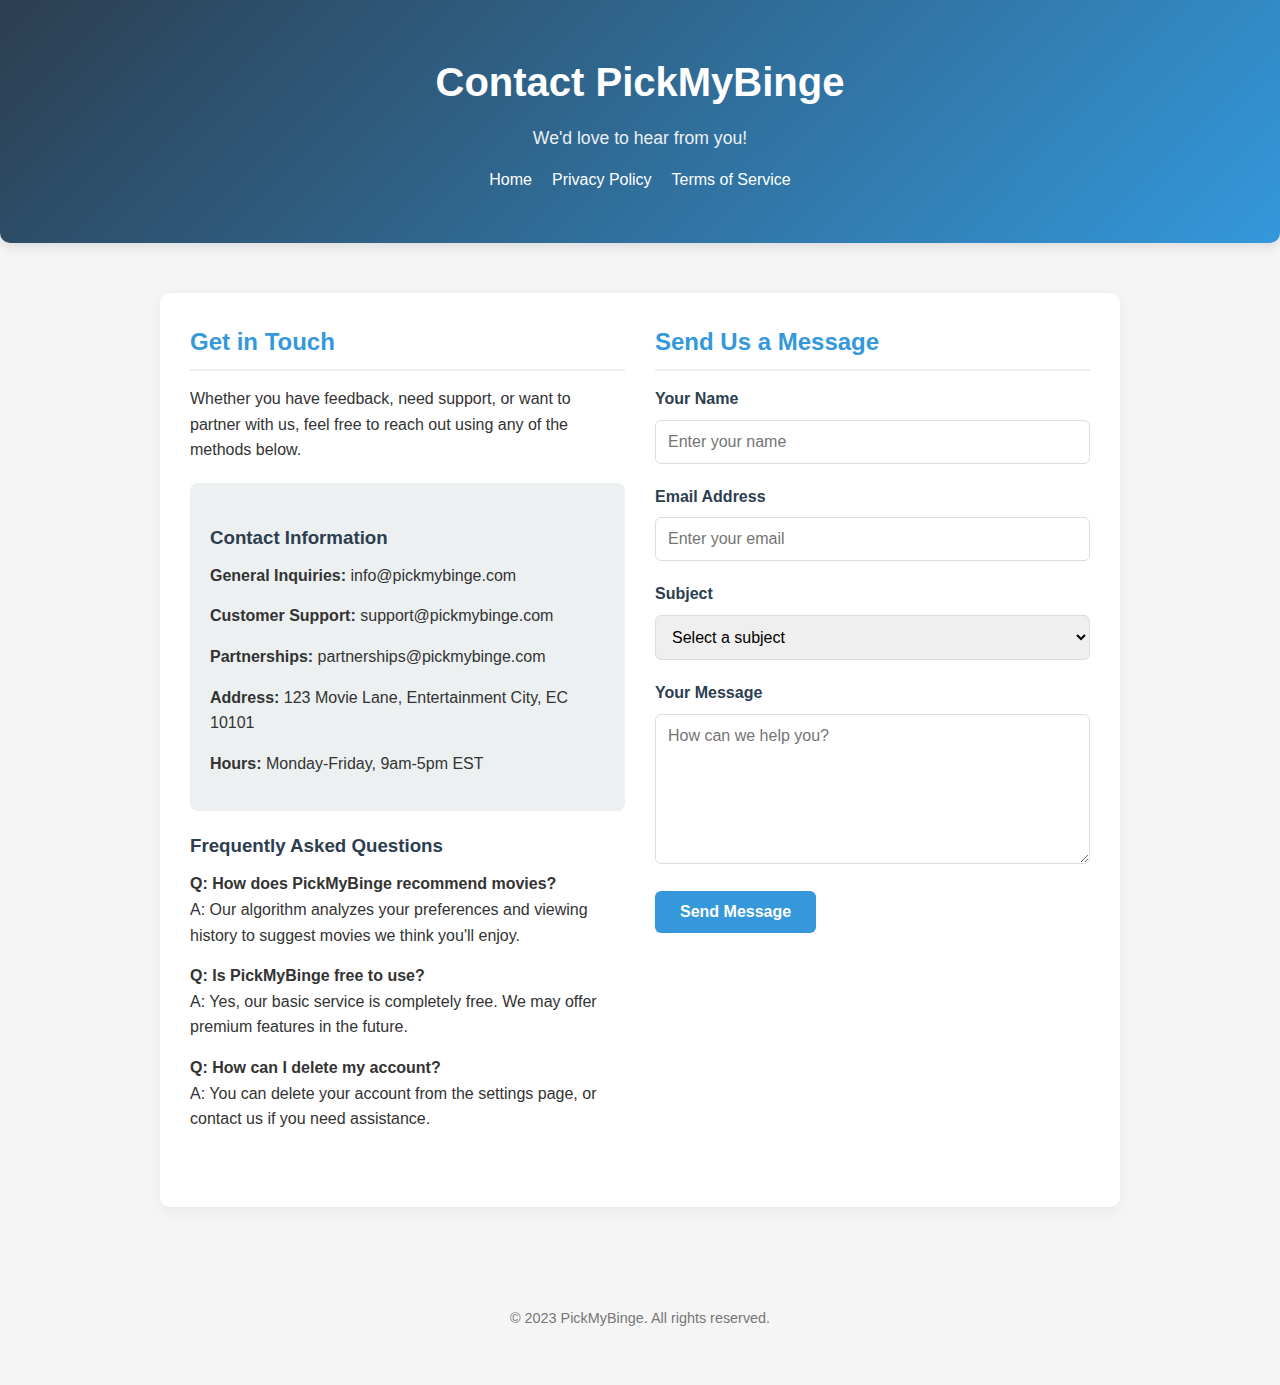
<file: contact.html>
<!DOCTYPE html>
<html lang="en">
<head>
    <meta charset="UTF-8">
    <meta name="viewport" content="width=device-width, initial-scale=1.0">
    <title>Contact Us - PickMyBinge</title>
    <style>
        :root {
            --primary: #3498db;
            --secondary: #2c3e50;
            --accent: #e74c3c;
            --light: #ecf0f1;
            --dark: #2c3e50;
            --text: #333;
            --text-light: #777;
        }
        
        * {
            margin: 0;
            padding: 0;
            box-sizing: border-box;
            font-family: 'Segoe UI', Tahoma, Geneva, Verdana, sans-serif;
        }
        
        body {
            background-color: #f5f5f5;
            color: var(--text);
            line-height: 1.6;
        }
        
        .container {
            max-width: 1000px;
            margin: 0 auto;
            padding: 20px;
        }
        
        header {
            background: linear-gradient(135deg, var(--secondary), var(--primary));
            color: white;
            padding: 30px 0;
            text-align: center;
            margin-bottom: 30px;
            border-radius: 0 0 10px 10px;
            box-shadow: 0 4px 12px rgba(0, 0, 0, 0.1);
        }
        
        header h1 {
            font-size: 2.5rem;
            margin-bottom: 10px;
        }
        
        header p {
            font-size: 1.1rem;
            opacity: 0.9;
        }
        
        .content {
            background: white;
            padding: 30px;
            border-radius: 10px;
            box-shadow: 0 4px 15px rgba(0, 0, 0, 0.05);
            display: grid;
            grid-template-columns: 1fr 1fr;
            gap: 30px;
        }
        
        h2 {
            color: var(--primary);
            margin: 0 0 15px;
            padding-bottom: 8px;
            border-bottom: 2px solid var(--light);
        }
        
        h3 {
            color: var(--secondary);
            margin: 20px 0 10px;
        }
        
        p {
            margin-bottom: 15px;
        }
        
        .contact-info {
            background-color: var(--light);
            padding: 20px;
            border-radius: 8px;
            margin: 20px 0;
        }
        
        .form-group {
            margin-bottom: 20px;
        }
        
        label {
            display: block;
            margin-bottom: 8px;
            font-weight: 600;
            color: var(--secondary);
        }
        
        input, textarea, select {
            width: 100%;
            padding: 12px;
            border: 1px solid #ddd;
            border-radius: 6px;
            font-size: 16px;
            transition: border 0.3s ease;
        }
        
        input:focus, textarea:focus, select:focus {
            outline: none;
            border-color: var(--primary);
            box-shadow: 0 0 0 2px rgba(52, 152, 219, 0.2);
        }
        
        textarea {
            min-height: 150px;
            resize: vertical;
        }
        
        button {
            background: var(--primary);
            color: white;
            border: none;
            padding: 12px 25px;
            border-radius: 6px;
            cursor: pointer;
            font-size: 16px;
            font-weight: 600;
            transition: background 0.3s ease;
        }
        
        button:hover {
            background: #2980b9;
        }
        
        footer {
            text-align: center;
            margin-top: 40px;
            padding: 20px;
            color: var(--text-light);
            font-size: 0.9rem;
        }
        
        .nav-links {
            display: flex;
            justify-content: center;
            gap: 20px;
            margin-top: 10px;
        }
        
        .nav-links a {
            color: white;
            text-decoration: none;
            transition: opacity 0.3s;
        }
        
        .nav-links a:hover {
            opacity: 0.8;
            text-decoration: underline;
        }
        
        .info-section {
            margin-bottom: 30px;
        }
        
        @media (max-width: 768px) {
            header h1 {
                font-size: 2rem;
            }
            
            .content {
                grid-template-columns: 1fr;
                padding: 20px;
            }
            
            .nav-links {
                flex-direction: column;
                gap: 10px;
            }
        }
    </style>
</head>
<body>
    <header>
        <div class="container">
            <h1>Contact PickMyBinge</h1>
            <p>We'd love to hear from you!</p>
            <div class="nav-links">
                <a href="index.html">Home</a>
                <a href="privacy-policy.html">Privacy Policy</a>
                <a href="terms-of-service.html">Terms of Service</a>
            </div>
        </div>
    </header>
    
    <div class="container">
        <div class="content">
            <div class="info-section">
                <h2>Get in Touch</h2>
                <p>Whether you have feedback, need support, or want to partner with us, feel free to reach out using any of the methods below.</p>
                
                <div class="contact-info">
                    <h3>Contact Information</h3>
                    <p><strong>General Inquiries:</strong> info@pickmybinge.com</p>
                    <p><strong>Customer Support:</strong> support@pickmybinge.com</p>
                    <p><strong>Partnerships:</strong> partnerships@pickmybinge.com</p>
                    <p><strong>Address:</strong> 123 Movie Lane, Entertainment City, EC 10101</p>
                    <p><strong>Hours:</strong> Monday-Friday, 9am-5pm EST</p>
                </div>
                
                <h3>Frequently Asked Questions</h3>
                <p><strong>Q: How does PickMyBinge recommend movies?</strong><br>
                A: Our algorithm analyzes your preferences and viewing history to suggest movies we think you'll enjoy.</p>
                
                <p><strong>Q: Is PickMyBinge free to use?</strong><br>
                A: Yes, our basic service is completely free. We may offer premium features in the future.</p>
                
                <p><strong>Q: How can I delete my account?</strong><br>
                A: You can delete your account from the settings page, or contact us if you need assistance.</p>
            </div>
            
            <div class="form-section">
                <h2>Send Us a Message</h2>
                <form id="contactForm">
                    <div class="form-group">
                        <label for="name">Your Name</label>
                        <input type="text" id="name" placeholder="Enter your name" required>
                    </div>
                    
                    <div class="form-group">
                        <label for="email">Email Address</label>
                        <input type="email" id="email" placeholder="Enter your email" required>
                    </div>
                    
                    <div class="form-group">
                        <label for="subject">Subject</label>
                        <select id="subject" required>
                            <option value="">Select a subject</option>
                            <option value="support">Technical Support</option>
                            <option value="suggestion">Feature Suggestion</option>
                            <option value="content">Content Issue</option>
                            <option value="partnership">Partnership Inquiry</option>
                            <option value="other">Other</option>
                        </select>
                    </div>
                    
                    <div class="form-group">
                        <label for="message">Your Message</label>
                        <textarea id="message" placeholder="How can we help you?" required></textarea>
                    </div>
                    
                    <button type="submit">Send Message</button>
                </form>
            </div>
        </div>
    </div>
    
    <footer>
        <div class="container">
            <p>&copy; 2023 PickMyBinge. All rights reserved.</p>
        </div>
    </footer>

    <script>
        document.getElementById('contactForm').addEventListener('submit', function(e) {
            e.preventDefault();
            alert('Thanks for your message! We\'ll get back to you soon.');
            this.reset();
        });
    </script>
</body>
</html>
</file>
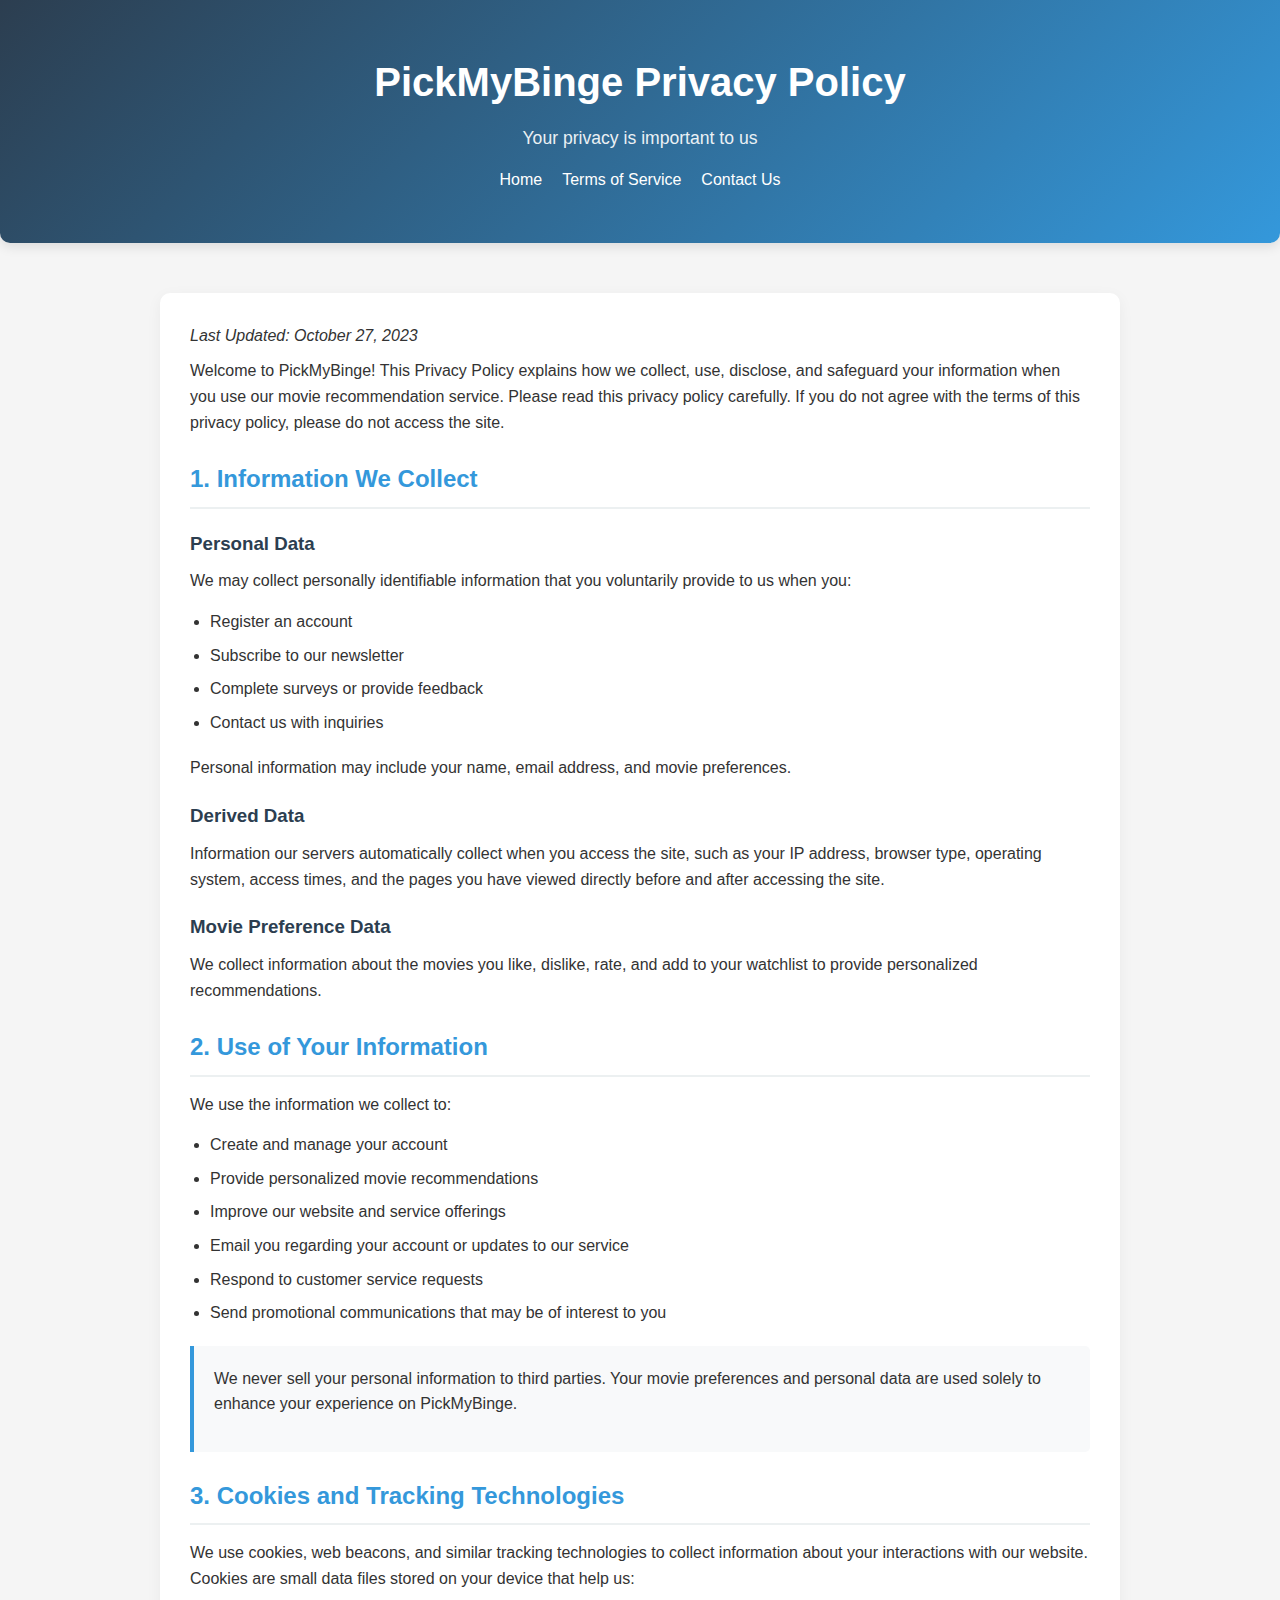
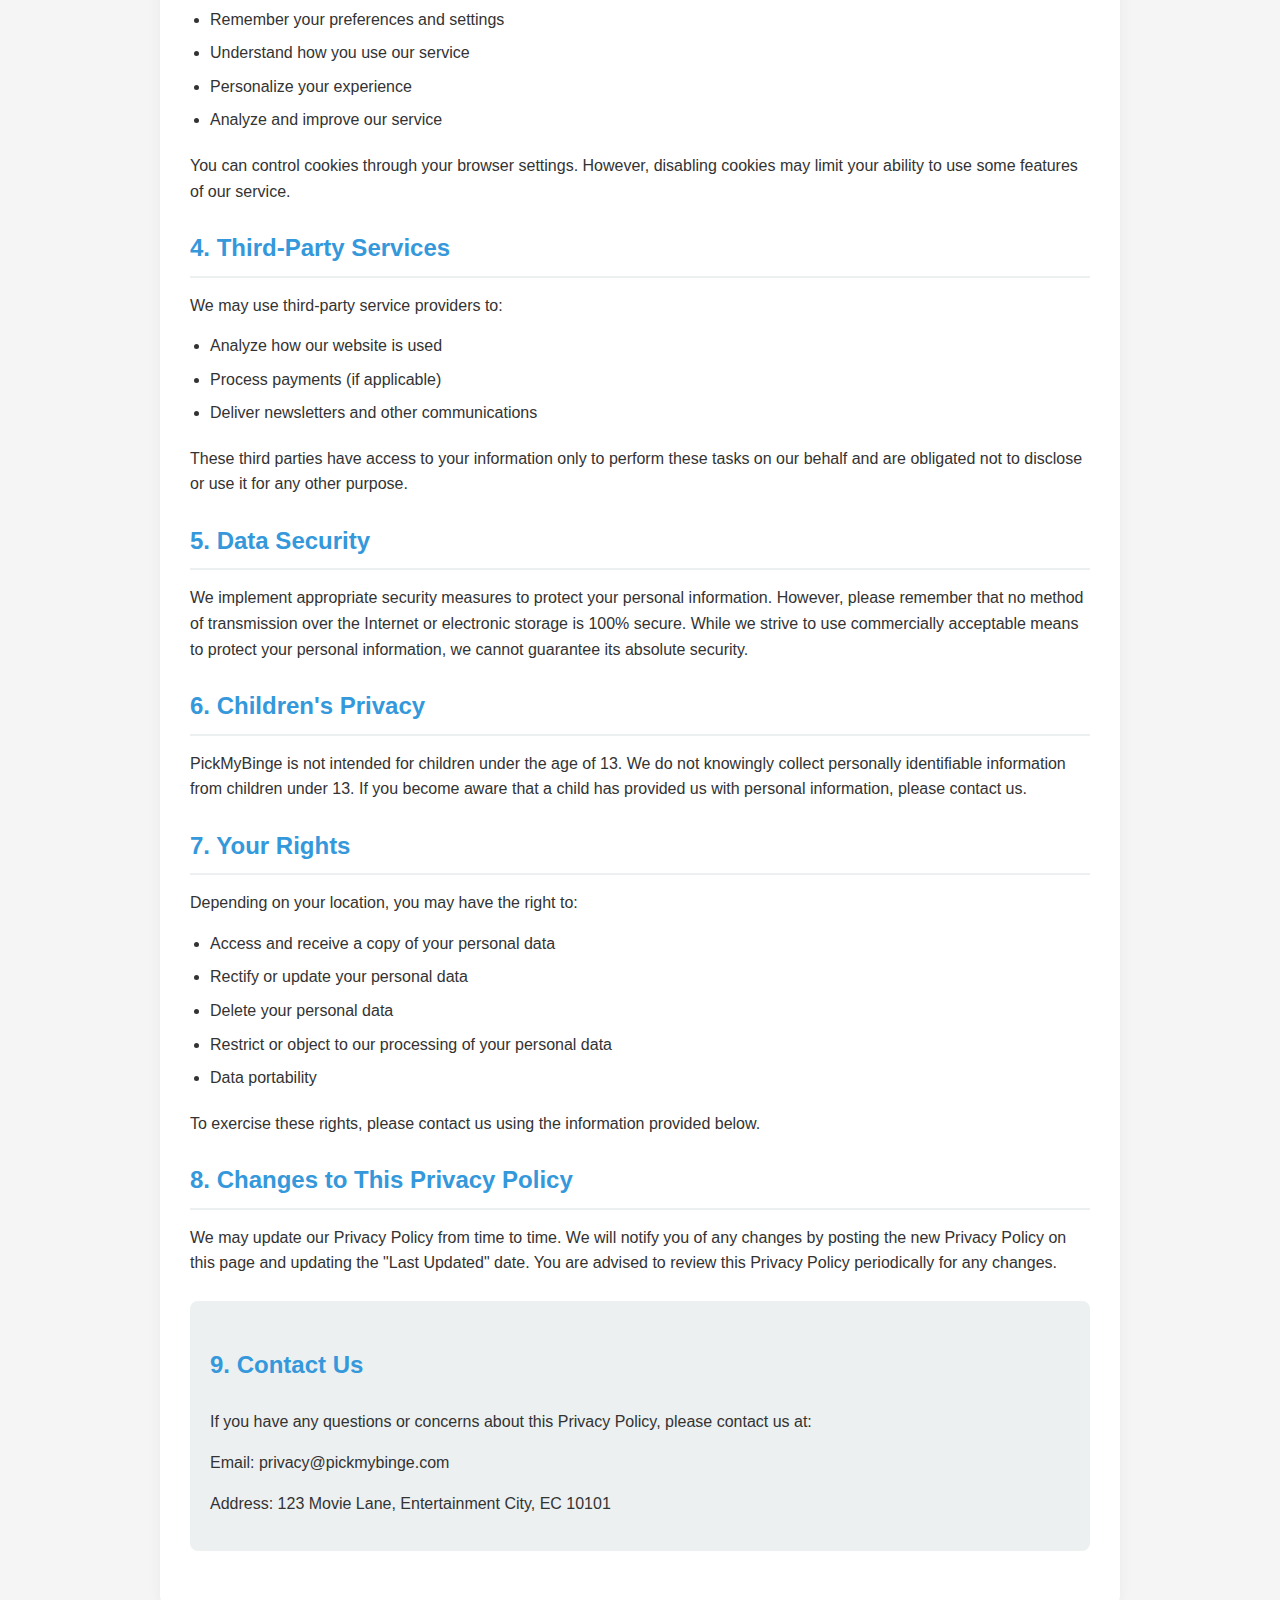
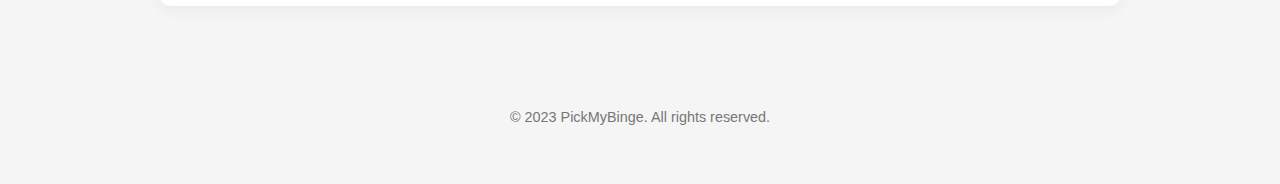
<file: privacy.html>
<!DOCTYPE html>
<html lang="en">
<head>
    <meta charset="UTF-8">
    <meta name="viewport" content="width=device-width, initial-scale=1.0">
    <title>Privacy Policy - PickMyBinge</title>
    <style>
        :root {
            --primary: #3498db;
            --secondary: #2c3e50;
            --accent: #e74c3c;
            --light: #ecf0f1;
            --dark: #2c3e50;
            --text: #333;
            --text-light: #777;
        }
        
        * {
            margin: 0;
            padding: 0;
            box-sizing: border-box;
            font-family: 'Segoe UI', Tahoma, Geneva, Verdana, sans-serif;
        }
        
        body {
            background-color: #f5f5f5;
            color: var(--text);
            line-height: 1.6;
        }
        
        .container {
            max-width: 1000px;
            margin: 0 auto;
            padding: 20px;
        }
        
        header {
            background: linear-gradient(135deg, var(--secondary), var(--primary));
            color: white;
            padding: 30px 0;
            text-align: center;
            margin-bottom: 30px;
            border-radius: 0 0 10px 10px;
            box-shadow: 0 4px 12px rgba(0, 0, 0, 0.1);
        }
        
        header h1 {
            font-size: 2.5rem;
            margin-bottom: 10px;
        }
        
        header p {
            font-size: 1.1rem;
            opacity: 0.9;
        }
        
        .content {
            background: white;
            padding: 30px;
            border-radius: 10px;
            box-shadow: 0 4px 15px rgba(0, 0, 0, 0.05);
        }
        
        h2 {
            color: var(--primary);
            margin: 25px 0 15px;
            padding-bottom: 8px;
            border-bottom: 2px solid var(--light);
        }
        
        h3 {
            color: var(--secondary);
            margin: 20px 0 10px;
        }
        
        p {
            margin-bottom: 15px;
        }
        
        ul {
            margin-left: 20px;
            margin-bottom: 20px;
        }
        
        li {
            margin-bottom: 8px;
        }
        
        .highlight {
            background-color: #f8f9fa;
            padding: 20px;
            border-left: 4px solid var(--primary);
            margin: 20px 0;
            border-radius: 0 5px 5px 0;
        }
        
        .contact-info {
            background-color: var(--light);
            padding: 20px;
            border-radius: 8px;
            margin: 25px 0;
        }
        
        footer {
            text-align: center;
            margin-top: 40px;
            padding: 20px;
            color: var(--text-light);
            font-size: 0.9rem;
        }
        
        .last-updated {
            font-style: italic;
            margin-bottom: 10px;
        }
        
        .nav-links {
            display: flex;
            justify-content: center;
            gap: 20px;
            margin-top: 10px;
        }
        
        .nav-links a {
            color: white;
            text-decoration: none;
            transition: opacity 0.3s;
        }
        
        .nav-links a:hover {
            opacity: 0.8;
            text-decoration: underline;
        }
        
        @media (max-width: 768px) {
            header h1 {
                font-size: 2rem;
            }
            
            .content {
                padding: 20px;
            }
            
            .nav-links {
                flex-direction: column;
                gap: 10px;
            }
        }
    </style>
</head>
<body>
    <header>
        <div class="container">
            <h1>PickMyBinge Privacy Policy</h1>
            <p>Your privacy is important to us</p>
            <div class="nav-links">
                <a href="index.html">Home</a>
                <a href="terms.html">Terms of Service</a>
                <a href="contact.html">Contact Us</a>
            </div>
        </div>
    </header>
    
    <div class="container">
        <div class="content">
            <div class="last-updated">Last Updated: October 27, 2023</div>
            
            <p>Welcome to PickMyBinge! This Privacy Policy explains how we collect, use, disclose, and safeguard your information when you use our movie recommendation service. Please read this privacy policy carefully. If you do not agree with the terms of this privacy policy, please do not access the site.</p>
            
            <h2>1. Information We Collect</h2>
            
            <h3>Personal Data</h3>
            <p>We may collect personally identifiable information that you voluntarily provide to us when you:</p>
            <ul>
                <li>Register an account</li>
                <li>Subscribe to our newsletter</li>
                <li>Complete surveys or provide feedback</li>
                <li>Contact us with inquiries</li>
            </ul>
            <p>Personal information may include your name, email address, and movie preferences.</p>
            
            <h3>Derived Data</h3>
            <p>Information our servers automatically collect when you access the site, such as your IP address, browser type, operating system, access times, and the pages you have viewed directly before and after accessing the site.</p>
            
            <h3>Movie Preference Data</h3>
            <p>We collect information about the movies you like, dislike, rate, and add to your watchlist to provide personalized recommendations.</p>
            
            <h2>2. Use of Your Information</h2>
            
            <p>We use the information we collect to:</p>
            <ul>
                <li>Create and manage your account</li>
                <li>Provide personalized movie recommendations</li>
                <li>Improve our website and service offerings</li>
                <li>Email you regarding your account or updates to our service</li>
                <li>Respond to customer service requests</li>
                <li>Send promotional communications that may be of interest to you</li>
            </ul>
            
            <div class="highlight">
                <p>We never sell your personal information to third parties. Your movie preferences and personal data are used solely to enhance your experience on PickMyBinge.</p>
            </div>
            
            <h2>3. Cookies and Tracking Technologies</h2>
            
            <p>We use cookies, web beacons, and similar tracking technologies to collect information about your interactions with our website. Cookies are small data files stored on your device that help us:</p>
            <ul>
                <li>Remember your preferences and settings</li>
                <li>Understand how you use our service</li>
                <li>Personalize your experience</li>
                <li>Analyze and improve our service</li>
            </ul>
            
            <p>You can control cookies through your browser settings. However, disabling cookies may limit your ability to use some features of our service.</p>
            
            <h2>4. Third-Party Services</h2>
            
            <p>We may use third-party service providers to:</p>
            <ul>
                <li>Analyze how our website is used</li>
                <li>Process payments (if applicable)</li>
                <li>Deliver newsletters and other communications</li>
            </ul>
            
            <p>These third parties have access to your information only to perform these tasks on our behalf and are obligated not to disclose or use it for any other purpose.</p>
            
            <h2>5. Data Security</h2>
            
            <p>We implement appropriate security measures to protect your personal information. However, please remember that no method of transmission over the Internet or electronic storage is 100% secure. While we strive to use commercially acceptable means to protect your personal information, we cannot guarantee its absolute security.</p>
            
            <h2>6. Children's Privacy</h2>
            
            <p>PickMyBinge is not intended for children under the age of 13. We do not knowingly collect personally identifiable information from children under 13. If you become aware that a child has provided us with personal information, please contact us.</p>
            
            <h2>7. Your Rights</h2>
            
            <p>Depending on your location, you may have the right to:</p>
            <ul>
                <li>Access and receive a copy of your personal data</li>
                <li>Rectify or update your personal data</li>
                <li>Delete your personal data</li>
                <li>Restrict or object to our processing of your personal data</li>
                <li>Data portability</li>
            </ul>
            
            <p>To exercise these rights, please contact us using the information provided below.</p>
            
            <h2>8. Changes to This Privacy Policy</h2>
            
            <p>We may update our Privacy Policy from time to time. We will notify you of any changes by posting the new Privacy Policy on this page and updating the "Last Updated" date. You are advised to review this Privacy Policy periodically for any changes.</p>
            
            <div class="contact-info">
                <h2>9. Contact Us</h2>
                <p>If you have any questions or concerns about this Privacy Policy, please contact us at:</p>
                <p>Email: privacy@pickmybinge.com</p>
                <p>Address: 123 Movie Lane, Entertainment City, EC 10101</p>
            </div>
        </div>
    </div>
    
    <footer>
        <div class="container">
            <p>&copy; 2023 PickMyBinge. All rights reserved.</p>
        </div>
    </footer>
</body>
</html>
</file>
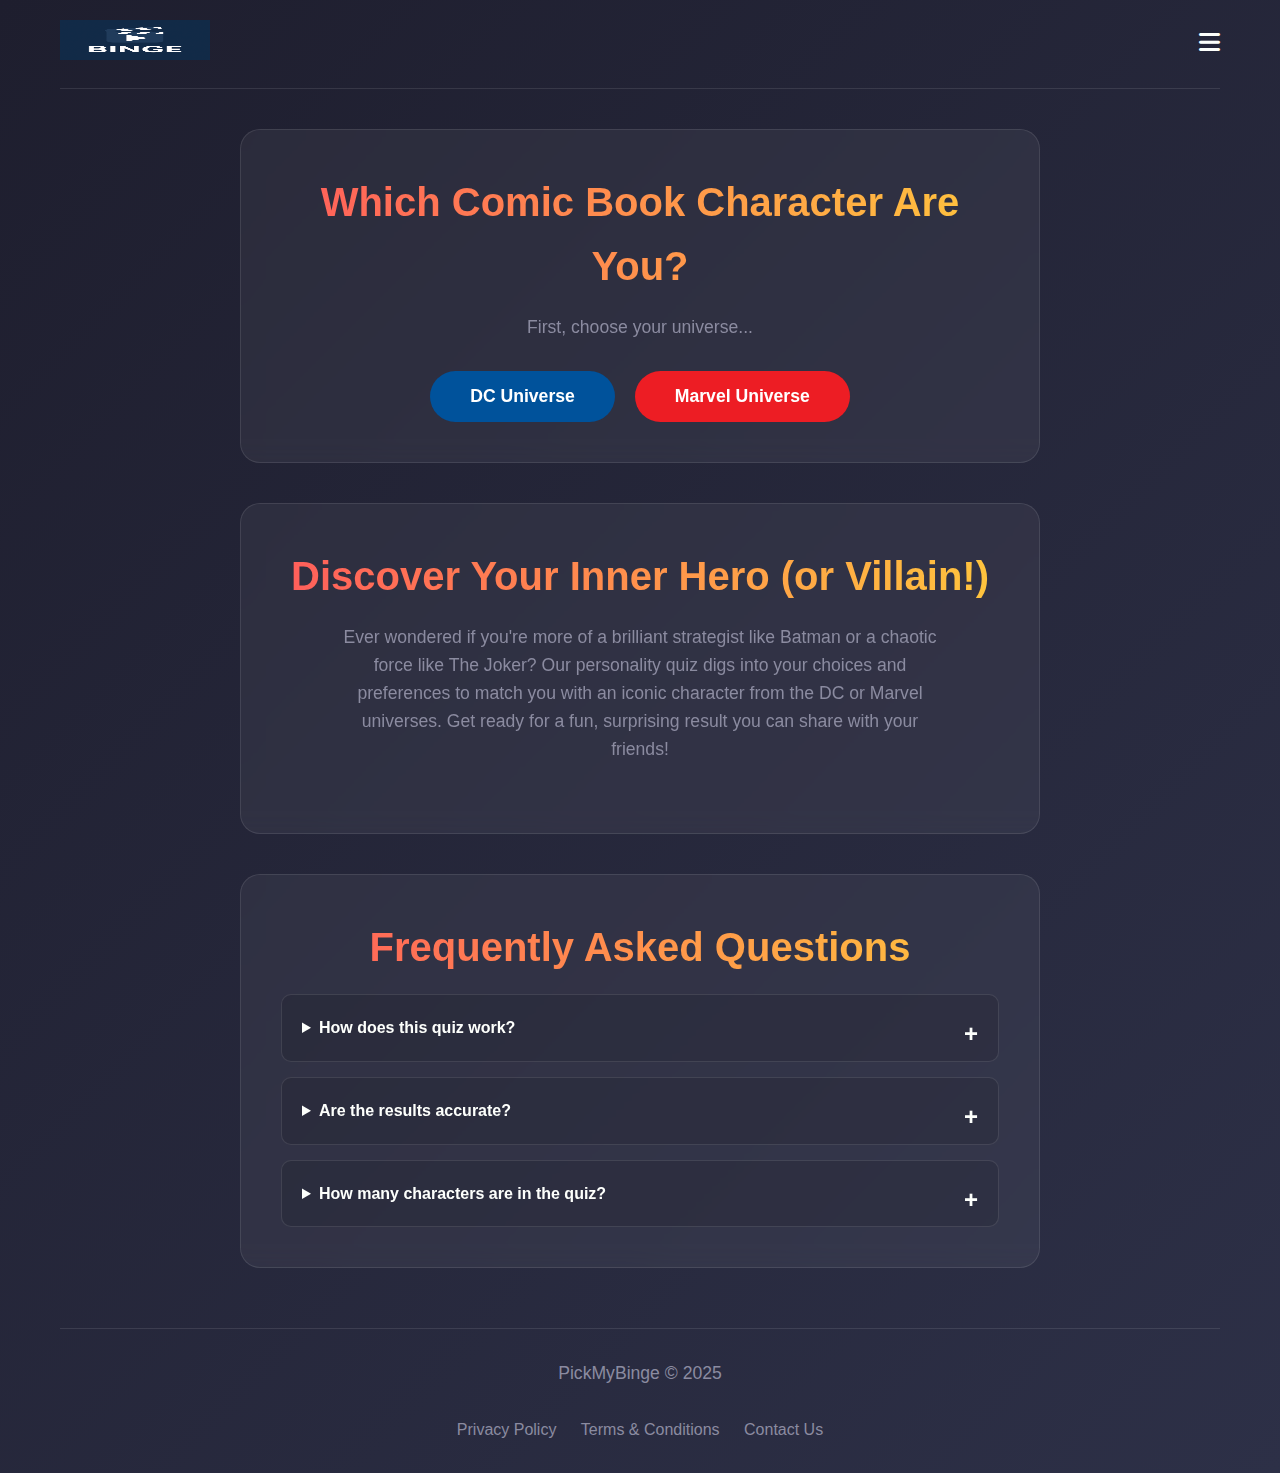
<file: quiz.html>
<!DOCTYPE html>
<html lang="en">
<head>
    <meta charset="UTF-8">
    <meta name="viewport" content="width=device-width, initial-scale=1.0">
    
    <title>DC vs. Marvel: What Character Are You? | PickMyBinge Quiz</title>
    
    <meta name="description" content="Take our fun personality quiz to discover which iconic DC or Marvel character you are most like. Are you a hero, a villain, or a steadfast ally? Find out now!">
    
    <link rel="canonical" href="https://www.pickmybinge.com/quiz.html" />
    <meta name="robots" content="index, follow">
    <meta property="og:title" content="DC vs. Marvel: What Character Are You? | A Fun Quiz by PickMyBinge">
    <meta property="og:description" content="Take our fun personality quiz to discover which iconic DC or Marvel character you are most like.">
    <meta property="og:type" content="website">
    <meta property="og:url" content="https://www.pickmybinge.com/quiz.html">
    <meta property="og:image" content="https://www.pickmybinge.com/social-preview-quiz.png">
    <meta name="twitter:card" content="summary_large_image">
    
    <!-- SEO: Added Quiz Schema -->
    <script type="application/ld+json">
    {
      "@context": "https://schema.org",
      "@type": "Quiz",
      "name": "DC vs. Marvel: What Character Are You?",
      "description": "A fun personality quiz to discover which iconic DC or Marvel character you are most like.",
      "publisher": {
        "@type": "Organization",
        "name": "PickMyBinge",
        "logo": {
          "@type": "ImageObject",
          "url": "https://www.pickmybinge.com/logo.png"
        }
      }
    }
    </script>
    
    <!-- SEO: Added FAQ Schema -->
    <script type="application/ld+json">
    {
      "@context": "https://schema.org",
      "@type": "FAQPage",
      "mainEntity": [{
        "@type": "Question",
        "name": "How does this quiz work?",
        "acceptedAnswer": {
          "@type": "Answer",
          "text": "This quiz asks you 7 personality-based questions. Each answer is associated with one or more characters. The character with the most points at the end is your result! If there's a tie, a winner is chosen randomly from the top contenders."
        }
      },{
        "@type": "Question",
        "name": "Are the results accurate?",
        "acceptedAnswer": {
          "@type": "Answer",
          "text": "This quiz is designed for fun and entertainment! While the questions are carefully crafted to match character archetypes, the results are meant to be a fun reflection of your personality, not a scientific analysis."
        }
      },{
        "@type": "Question",
        "name": "How many characters are in the quiz?",
        "acceptedAnswer": {
          "@type": "Answer",
          "text": "There are 12 possible character outcomes for the DC quiz and 12 for the Marvel quiz, including a wide range of heroes, villains, and important side characters to provide a variety of fun results."
        }
      }]
    }
    </script>

    <link rel="stylesheet" href="https://cdnjs.cloudflare.com/ajax/libs/font-awesome/6.4.0/css/all.min.css">
    <style>
        * { margin: 0; padding: 0; box-sizing: border-box; font-family: 'Poppins', 'Segoe UI', Tahoma, Geneva, Verdana, sans-serif; }
        :root { --primary: #FF5E5B; --secondary: #00CECB; --dark: #1E1E2E; --light: #FDFFFC; --accent: #FFC53D; --gray: #8B8BA0; --dc-blue: #00529B; --marvel-red: #ED1D24;}
        body { background: linear-gradient(135deg, var(--dark), #2D3047); color: var(--light); min-height: 100vh; padding: 0; line-height: 1.6; }
        .container { max-width: 1200px; margin: 0 auto; padding: 0 20px; }
        header { display: flex; justify-content: space-between; align-items: center; padding: 20px 0; border-bottom: 1px solid rgba(255, 255, 255, 0.1); }
        .logo img { height: 40px; }
        .content-box {
            max-width: 800px;
            width: 100%;
            background: rgba(255, 255, 255, 0.05);
            backdrop-filter: blur(10px);
            border: 1px solid rgba(255, 255, 255, 0.1);
            border-radius: 20px;
            padding: 40px;
            text-align: center;
            overflow: hidden;
            margin: 40px auto;
        }
        
        #start-screen, #quiz-screen, #result-screen {
            animation: fadeIn 0.5s ease-in-out;
        }

        @keyframes fadeIn {
            from { opacity: 0; transform: translateY(20px); }
            to { opacity: 1; transform: translateY(0); }
        }

        h1, .section-title {
            font-size: 2.5rem;
            margin-bottom: 15px;
            background: linear-gradient(to right, var(--primary), var(--accent));
            -webkit-background-clip: text;
            -webkit-text-fill-color: transparent;
        }

        p {
            color: var(--gray);
            font-size: 1.1rem;
            margin-bottom: 30px;
        }

        .btn {
            display: inline-block;
            padding: 15px 40px;
            border: none;
            border-radius: 50px;
            background: var(--primary);
            color: white;
            font-weight: bold;
            font-size: 1.1rem;
            cursor: pointer;
            transition: all 0.3s ease;
            text-decoration: none;
        }
        .btn:hover {
            transform: scale(1.05);
        }
        
        #start-choices {
            display: flex;
            gap: 20px;
            justify-content: center;
            flex-wrap: wrap;
        }
        #start-dc-btn { background-color: var(--dc-blue); }
        #start-dc-btn:hover { box-shadow: 0 5px 15px rgba(0, 82, 155, 0.4); }
        #start-marvel-btn { background-color: var(--marvel-red); }
        #start-marvel-btn:hover { box-shadow: 0 5px 15px rgba(237, 29, 36, 0.4); }

        #question-text {
            font-size: 1.8rem;
            margin-bottom: 30px;
            color: var(--light);
        }
        #answers {
            display: grid;
            grid-template-columns: 1fr;
            gap: 15px;
        }
       
        .answer-btn {
            width: 100%;
            padding: 20px;
            border: 1px solid var(--gray);
            border-radius: 15px;
            background: transparent;
            color: var(--light);
            font-size: 1rem;
            cursor: pointer;
            transition: all 0.3s ease;
            text-align: left;
            height: 100%;
        }
        .answer-btn:hover {
            background: rgba(255, 197, 61, 0.2);
            border-color: var(--accent);
        }
        #progress-text {
            margin-top: 30px;
            color: var(--gray);
        }

        #result-card {
            background: rgba(0, 0, 0, 0.2);
            border-radius: 15px;
            padding: 30px;
            margin-bottom: 30px;
            transform: scale(0.95);
            opacity: 0;
            animation: result-card-anim 0.5s 0.1s ease-out forwards;
        }
        #result-character, #result-description, .result-reveal p {
            opacity: 0;
            animation: result-text-anim 0.5s 0.6s ease-out forwards;
        }
        #result-character { animation-delay: 0.8s; }
        #result-description { animation-delay: 1s; }
        
        @keyframes result-card-anim {
            to { transform: scale(1); opacity: 1; }
        }
        @keyframes result-text-anim {
            to { opacity: 1; }
        }
        
        #result-actions { display: flex; gap: 15px; justify-content: center; flex-wrap: wrap;}
        .btn.secondary { background: var(--secondary); }
        .btn.secondary:hover { box-shadow: 0 5px 15px rgba(0, 206, 203, 0.3); }
        .back-link { display: block; margin-top: 20px; color: var(--gray); text-decoration: none; }
        .back-link:hover { color: var(--secondary); }

        .faq-container { display: flex; flex-direction: column; gap: 15px; text-align: left; }
        .faq-item { background: rgba(0, 0, 0, 0.1); border-radius: 10px; border: 1px solid rgba(255, 255, 255, 0.1); }
        .faq-question { padding: 20px; font-weight: bold; cursor: pointer; position: relative; }
        .faq-question:hover { color: var(--accent); }
        .faq-question::after { content: '+'; position: absolute; right: 20px; font-size: 1.5rem; transition: transform 0.2s ease; }
        .faq-item[open] .faq-question::after { transform: rotate(45deg); }
        .faq-answer { padding: 0 20px 20px; color: var(--gray); }
        .faq-answer p { margin-bottom: 0; }
        #summary-section p { font-size: 1.1rem; max-width: 600px; margin-left: auto; margin-right: auto;}
        
        /* New Menu Styles */
        .main-nav { position: relative; }
        .menu-btn { background: none; border: none; color: var(--light); font-size: 1.5rem; cursor: pointer; z-index: 1001; }
        .nav-menu { display: none; position: absolute; right: 0; top: calc(100% + 10px); background-color: #2D3047; min-width: 220px; box-shadow: 0px 8px 16px 0px rgba(0,0,0,0.2); z-index: 100; border-radius: 10px; overflow: hidden; animation: slideDown 0.3s ease-out; }
        .nav-menu a { color: var(--light); padding: 15px 20px; text-decoration: none; display: flex; align-items: center; gap: 10px; }
        .nav-menu a i { width: 20px; text-align: center; }
        .nav-menu a:hover { background-color: var(--primary); }
        .main-nav.show .nav-menu { display: block; }
        .close-btn { display: none; }
        
        @keyframes slideDown { from { opacity: 0; transform: translateY(-10px); } to { opacity: 1; transform: translateY(0); } }

        @media (min-width: 600px) {
            #answers {
                grid-template-columns: 1fr 1fr;
            }
        }
        
        @media (max-width: 768px) {
            .nav-menu { display: flex; flex-direction: column; position: fixed; top: 0; right: 0; width: 80%; max-width: 300px; height: 100vh; background: var(--dark); z-index: 1000; transform: translateX(100%); transition: transform 0.3s ease-in-out; box-shadow: -5px 0 15px rgba(0,0,0,0.3); }
            .main-nav.show .nav-menu { transform: translateX(0); }
            .nav-menu a { font-size: 1.2rem; padding: 20px; border-bottom: 1px solid var(--gray); }
            .close-btn { display: block; color: var(--light); font-size: 2rem; position: absolute; top: 15px; right: 20px; background: none; border: none; cursor: pointer; }
        }
        
        @media (max-width: 600px) {
            .content-box { padding: 25px; }
            h1, .section-title { font-size: 1.8rem; }
            #question-text { font-size: 1.4rem; }
            #result-character { font-size: 1.8rem; }
        }

        footer { text-align: center; margin-top: 60px; padding: 30px 0; border-top: 1px solid rgba(255, 255, 255, 0.1); }
        footer a { color: var(--gray); text-decoration: none; margin: 0 10px; }
        footer a:hover { color: var(--secondary); }

    </style>
</head>
<body>
    <div class="container">
        <header>
            <div class="logo">
                <a href="index.html"><img src="logo.png" alt="PickMyBinge Logo" width="150"></a>
            </div>
            <nav class="main-nav">
                <button class="menu-btn"><i class="fas fa-bars"></i></button>
                <div class="nav-menu">
                    <button class="close-btn">&times;</button>
                    <a href="index.html"><i class="fas fa-home"></i> Home</a>
                    <a href="cringe.html"><i class="fas fa-ghost"></i> Cringe Finder</a>
                    <a href="quiz.html"><i class="fas fa-question-circle"></i> Character Quiz</a>
                </div>
            </nav>
        </header>

        <main>
            <div class="content-box">
                <!-- Start Screen -->
                <div id="start-screen">
                    <h1>Which Comic Book Character Are You?</h1>
                    <p>First, choose your universe...</p>
                    <div id="start-choices">
                        <button id="start-dc-btn" class="btn">DC Universe</button>
                        <button id="start-marvel-btn" class="btn">Marvel Universe</button>
                    </div>
                </div>

                <!-- Quiz Screen -->
                <div id="quiz-screen" style="display: none;">
                    <p id="progress-text"></p>
                    <h2 id="question-text"></h2>
                    <div id="answers"></div>
                </div>

                <!-- Result Screen -->
                <div id="result-screen" style="display: none;">
                    <p>You are...</p>
                    <div id="result-card">
                        <h2 id="result-character"></h2>
                        <p id="result-description"></p>
                    </div>
                    <div id="result-actions">
                        <button id="restart-btn" class="btn secondary">Try Again</button>
                        <button id="share-btn" class="btn"><i class="fas fa-share"></i> Share Result</button>
                    </div>
                    <a href="index.html" class="back-link">Back to Recommendations</a>
                </div>
            </div>

            <!-- Summary Section -->
            <section id="summary-section" class="content-box">
                 <h2 class="section-title">Discover Your Inner Hero (or Villain!)</h2>
                <p>Ever wondered if you're more of a brilliant strategist like Batman or a chaotic force like The Joker? Our personality quiz digs into your choices and preferences to match you with an iconic character from the DC or Marvel universes. Get ready for a fun, surprising result you can share with your friends!</p>
            </section>

            <!-- FAQ Section -->
            <section id="faq-section" class="content-box">
                 <h2 class="section-title">Frequently Asked Questions</h2>
                <div class="faq-container">
                    <details class="faq-item">
                            <summary class="faq-question">How does this quiz work?</summary>
                            <div class="faq-answer">
                                <p>This quiz asks you 7 personality-based questions. Each answer is associated with one or more characters. The character with the most points at the end is your result! If there's a tie, a winner is chosen randomly from the top contenders.</p>
                            </div>
                        </details>
                        <details class="faq-item">
                            <summary class="faq-question">Are the results accurate?</summary>
                            <div class="faq-answer">
                                <p>This quiz is designed for fun and entertainment! While the questions are carefully crafted to match character archetypes, the results are meant to be a fun reflection of your personality, not a scientific analysis.</p>
                            </div>
                        </details>
                         <details class="faq-item">
                            <summary class="faq-question">How many characters are in the quiz?</summary>
                            <div class="faq-answer">
                                <p>There are 12 possible character outcomes for the DC quiz and 12 for the Marvel quiz, including a wide range of heroes, villains, and important side characters to provide a variety of fun results.</p>
                            </div>
                        </details>
                    </div>
                </section>
        </main>
        <footer>
            <p>PickMyBinge &copy; 2025</p>
            <nav>
                <a href="privacy.html">Privacy Policy</a>
                <a href="terms.html">Terms & Conditions</a>
                <a href="contact.html">Contact Us</a>
            </nav>
        </footer>
    </div>

    <script>
        const startScreen = document.getElementById('start-screen');
        const quizScreen = document.getElementById('quiz-screen');
        const resultScreen = document.getElementById('result-screen');

        const startDcBtn = document.getElementById('start-dc-btn');
        const startMarvelBtn = document.getElementById('start-marvel-btn');
        const restartBtn = document.getElementById('restart-btn');
        const shareBtn = document.getElementById('share-btn');

        const progressText = document.getElementById('progress-text');
        const questionText = document.getElementById('question-text');
        const answersContainer = document.getElementById('answers');
        
        const resultCharacter = document.getElementById('result-character');
        const resultDescription = document.getElementById('result-description');

        const dcQuizData = [
            { question: "The city is in chaos. What's your immediate priority?", answers: [{ text: "Inspire hope and protect the innocent.", characters: ["superman", "wonderwoman", "flash"] },{ text: "Use strategy and fear to neutralize the threat.", characters: ["batman", "greenlantern"] },{ text: "Support the heroes and maintain order.", characters: ["alfred", "gordon", "loislane"] },{ text: "Take advantage of the chaos for personal gain.", characters: ["catwoman", "joker", "harleyquinn", "lexluthor"] }] },
            { question: "What is your greatest asset?", answers: [{ text: "My superhuman abilities.", characters: ["superman", "wonderwoman", "flash"] },{ text: "My intellect and resources.", characters: ["batman", "lexluthor"] },{ text: "My unwavering sense of duty and will.", characters: ["gordon", "alfred", "greenlantern"] },{ text: "My cunning and unpredictability.", characters: ["joker", "harleyquinn", "catwoman", "loislane"] }] },
            { question: "You operate best...", answers: [{ text: "In the public eye, as a symbol.", characters: ["superman", "wonderwoman", "lexluthor"] },{ text: "From the shadows, where I have control.", characters: ["batman", "catwoman"] },{ text: "On the front lines, getting the job done.", characters: ["flash", "greenlantern", "gordon", "loislane"] },{ text: "Wherever the chaos takes me.", characters: ["joker", "harleyquinn"] }] },
            { question: "The law is...", answers: [{ text: "Something to be respected and upheld.", characters: ["superman", "gordon", "wonderwoman", "greenlantern"] },{ text: "A suggestion. True justice requires flexibility.", characters: ["batman", "catwoman"] },{ text: "A system to be manipulated for power and profit.", characters: ["lexluthor"] },{ text: "An irrelevant joke.", characters: ["joker", "harleyquinn"] }] },
            { question: "Your personal code is driven by...", answers: [{ text: "Unshakable morality and a desire to help.", characters: ["superman", "wonderwoman", "flash"] },{ text: "A strict set of self-imposed rules.", characters: ["batman", "greenlantern"] },{ text: "Loyalty and dedication to others.", characters: ["alfred", "gordon", "loislane"] },{ text: "Self-interest and a chaotic philosophy.", characters: ["joker", "lexluthor", "harleyquinn", "catwoman"] }] },
            { question: "What do you desire most in the world?", answers: [{ text: "Peace, order, and a safer world.", characters: ["superman", "wonderwoman", "gordon", "batman"] },{ text: "To be in control of my own destiny.", characters: ["lexluthor", "catwoman"] },{ text: "To protect the people I care about most.", characters: ["alfred", "loislane", "greenlantern", "flash"] },{ text: "To watch the world burn... and laugh.", characters: ["joker", "harleyquinn"] }] },
            { question: "What is your greatest vulnerability?", answers: [{ text: "My compassion and love for others.", characters: ["superman", "wonderwoman", "flash", "alfred", "loislane"] },{ text: "My strict moral code and inability to kill.", characters: ["batman", "gordon"] },{ text: "My own ego and obsessive mind.", characters: ["lexluthor", "joker"] },{ text: "My unpredictable nature and past mistakes.", characters: ["harleyquinn", "catwoman", "greenlantern"] }] }
        ];

        const dcCharacterResults = {
            superman: { name: "Superman", description: "You are a beacon of hope with an unshakable moral compass. You believe in the inherent goodness of people and use your incredible strength to protect the innocent and inspire others to be their best selves." },
            batman: { name: "Batman", description: "You are a brilliant strategist who uses intellect, preparation, and intimidation to achieve your goals. Driven by a deep sense of justice, you operate from the shadows and are not afraid to bend the rules to protect the city." },
            wonderwoman: { name: "Wonder Woman", description: "You are a compassionate warrior who fights for peace and truth. You possess immense strength and a fierce sense of duty, but your greatest power is your belief in love and your mission to bridge divides." },
            flash: { name: "The Flash", description: "You are optimistic, witty, and always on the move. You face danger with a smile and a quick joke, using your incredible speed to save lives and correct injustices in the blink of an eye." },
            greenlantern: { name: "Green Lantern", description: "You are defined by your immense willpower and courage. As a guardian of peace, you are not afraid to face the darkest corners of the universe, armed with a powerful ring and an unbreakable spirit." },
            joker: { name: "The Joker", description: "You are an agent of chaos, a brilliant and unpredictable force of nature. You see the world as a grand, absurd joke and delight in exposing its hypocrisy through elaborate, theatrical schemes." },
            lexluthor: { name: "Lex Luthor", description: "You are a genius mastermind with unmatched ambition. You believe humanity's potential is held back by super-powered beings and use your vast intellect and resources to assert control and prove your superiority." },
            harleyquinn: { name: "Harley Quinn", description: "You are a whirlwind of chaotic energy, humor, and surprising resilience. After breaking free from a toxic past, you now forge your own path with a unique brand of mayhem and a deep loyalty to your chosen few." },
            catwoman: { name: "Catwoman", description: "You are a master thief with a code of your own. You walk the line between hero and villain, driven by self-interest but often showing a soft spot for the downtrodden. Your agility and cunning are second to none." },
            alfred: { name: "Alfred Pennyworth", description: "You are the loyal and pragmatic heart of the operation. You provide unwavering support, sage advice, and a dry wit to those you care for. You are the anchor that keeps the heroes grounded." },
            loislane: { name: "Lois Lane", description: "You are a fearless, determined reporter who will stop at nothing to uncover the truth. You are intelligent, resourceful, and brave, often running headfirst into danger in your relentless pursuit of a story." },
            gordon: { name: "Commissioner Gordon", description: "You are a pillar of integrity in a corrupt city. You are a tireless public servant who believes in the system, even when it's broken. You are a trusted ally who fights for what's right, no matter the odds." }
        };

        const marvelQuizData = [
            { question: "A global crisis hits. Your first move is to...", answers: [ { text: "Assemble a team and lead from the front.", characters: ["captainamerica", "nickfury"] }, { text: "Build a technological solution to neutralize the threat.", characters: ["ironman"] }, { text: "Consult ancient texts for a mystical answer.", characters: ["doctorstrange", "thor", "loki"] }, { text: "Take on the problem yourself, with or without a witty remark.", characters: ["hulk", "wolverine", "spiderman"] } ] },
            { question: "Your greatest weapon is...", answers: [ { text: "Your unshakable will and moral code.", characters: ["captainamerica", "spiderman"] }, { text: "Your genius-level intellect and inventions.", characters: ["ironman", "nickfury"] }, { text: "Your mastery of cosmic or magical forces.", characters: ["thor", "doctorstrange", "loki", "thanos"] }, { text: "Your raw, untamable power.", characters: ["hulk", "wolverine", "magneto"] } ] },
            { question: "You view the world as...", answers: [ { text: "A place worth protecting, full of good people.", characters: ["captainamerica", "spiderman", "thor"] }, { text: "A complex system that needs a firm hand to guide it.", characters: ["ironman", "nickfury", "doctorstrange"] }, { text: "A flawed system that needs to be broken or remade.", characters: ["thanos", "magneto", "loki"] }, { text: "A battlefield where I must survive and protect my own.", characters: ["wolverine", "blackwidow"] } ] },
            { question: "Your past is...", answers: [ { text: "A source of honor and duty.", characters: ["captainamerica", "thor"] }, { text: "Full of mistakes I'm trying to out-invent.", characters: ["ironman", "doctorstrange"] }, { text: "A source of pain that made me who I am.", characters: ["wolverine", "blackwidow", "hulk", "spiderman"] }, { text: "A grand history that proves my superiority.", characters: ["thanos", "loki", "magneto"] } ] },
            { question: "When dealing with authority, you...", answers: [ { text: "Respect the chain of command, but question unjust orders.", characters: ["captainamerica", "nickfury"] }, { text: "Are the authority.", characters: ["ironman", "doctorstrange", "thanos"] }, { text: "Have no respect for it and do what you want.", characters: ["wolverine", "loki", "magneto"] }, { text: "Try to stay off their radar.", characters: ["spiderman", "blackwidow", "hulk"] } ] },
            { question: "Your fighting style is best described as...", answers: [ { text: "Tactical and precise.", characters: ["captainamerica", "blackwidow", "nickfury", "spiderman"] }, { text: "Overwhelming power and advanced technology.", characters: ["ironman", "thor"] }, { text: "Savage, brutal, and up-close.", characters: ["hulk", "wolverine"] }, { text: "Cunning, deceptive, and reality-bending.", characters: ["loki", "doctorstrange", "thanos", "magneto"] } ] },
            { question: "What is your ultimate goal?", answers: [ { text: "To ensure freedom and justice for all.", characters: ["captainamerica", "spiderman"] }, { text: "To create a better future through innovation and control.", characters: ["ironman", "nickfury", "doctorstrange"] }, { text: "To bring about a new world order based on your vision.", characters: ["thanos", "magneto"] }, { text: "To find your place and protect your own, by any means.", characters: ["wolverine", "loki", "thor", "blackwidow", "hulk"] } ] }
        ];

        const marvelCharacterResults = {
            captainamerica: { name: "Captain America", description: "You are a born leader with an unshakeable sense of right and wrong. You inspire others through your courage and selflessness, always standing up for the little guy and fighting for what you believe in, no matter the odds." },
            ironman: { name: "Iron Man", description: "You are a brilliant, witty, and resourceful genius. You solve problems with technology and a healthy dose of sarcasm. You're a futurist who is always innovating to protect the world, even if it means making tough choices." },
            thor: { name: "Thor", description: "You are a mighty warrior with a noble heart. You possess incredible power, but your true strength lies in your worthiness and your love for your friends and family. You are boisterous, loyal, and always ready for a glorious battle." },
            hulk: { name: "The Hulk", description: "You possess immense power that is tied to your emotions. While you have a brilliant mind, you also have an inner beast that can be an unstoppable force for good... or destruction. Your journey is one of finding balance." },
            spiderman: { name: "Spider-Man", description: "You are a friendly neighborhood hero with a heart of gold and a quick wit. You're driven by a deep sense of responsibility, juggling everyday life with the immense burden of your powers, always trying to do the right thing." },
            blackwidow: { name: "Black Widow", description: "You are a master spy and tactician, always ten steps ahead of your enemies. You are pragmatic, resourceful, and fiercely loyal to your chosen family, using your skills to atone for a dark past." },
            thanos: { name: "Thanos", description: "You are an ideologue with an unbreakable will. You believe you have the vision to save the universe, and you are willing to make any sacrifice to achieve your goal. Your determination is absolute and terrifying." },
            loki: { name: "Loki", description: "You are a charming and cunning trickster, always playing the long game. You are a master of mischief and magic, and your loyalties are often delightfully ambiguous. You crave purpose and recognition." },
            doctorstrange: { name: "Doctor Strange", description: "You are a brilliant and arrogant master of the mystic arts. You understand that there are greater threats than what can be seen, and you use your vast knowledge to protect all of reality from cosmic horrors." },
            wolverine: { name: "Wolverine", description: "You're the best at what you do, but what you do isn't very nice. You are a gruff, seemingly unbreakable warrior with a hidden heart of gold. You're fiercely protective of the few you let close." },
            nickfury: { name: "Nick Fury", description: "You are the ultimate spymaster, a man with a plan for every contingency. You operate in the gray areas, making the tough calls that no one else can to keep the world safe from threats it doesn't even know exist." },
            magneto: { name: "Magneto", description: "You are a powerful and charismatic leader, forged by suffering. You fight with absolute conviction for the protection of your people, and you are not afraid to use extreme measures to ensure their survival and dominance." }
        };
        
        let currentQuizData = [];
        let currentCharacterResults = {};
        let currentQuestionIndex = 0;
        let scores = {};
        let finalResult = {};

        function startQuiz(quizType) {
            if (quizType === 'dc') {
                currentQuizData = dcQuizData;
                currentCharacterResults = dcCharacterResults;
            } else {
                currentQuizData = marvelQuizData;
                currentCharacterResults = marvelCharacterResults;
            }
            
            currentQuestionIndex = 0;
            scores = {};
            Object.keys(currentCharacterResults).forEach(char => scores[char] = 0);
            resultScreen.classList.remove('result-reveal');

            startScreen.style.display = 'none';
            resultScreen.style.display = 'none';
            quizScreen.style.display = 'block';
            showQuestion();
        }

        function showQuestion() {
            const question = currentQuizData[currentQuestionIndex];
            progressText.textContent = `Question ${currentQuestionIndex + 1} of ${currentQuizData.length}`;
            questionText.textContent = question.question;
            answersContainer.innerHTML = '';

            question.answers.forEach(answer => {
                const button = document.createElement('button');
                button.textContent = answer.text;
                button.classList.add('answer-btn');
                button.addEventListener('click', () => selectAnswer(answer.characters));
                answersContainer.appendChild(button);
            });
        }

        function selectAnswer(characters) {
            characters.forEach(char => scores[char]++);
            currentQuestionIndex++;
            if (currentQuestionIndex < currentQuizData.length) {
                showQuestion();
            } else {
                showResult();
            }
        }

        function showResult() {
            quizScreen.style.display = 'none';
            resultScreen.style.display = 'block';
            window.scrollTo(0, 0);

            const maxScore = Math.max(...Object.values(scores));
            const winners = Object.keys(scores).filter(character => scores[character] === maxScore);
            const winner = winners[Math.floor(Math.random() * winners.length)];
            
            finalResult = currentCharacterResults[winner];
            resultCharacter.textContent = finalResult.name;
            resultDescription.textContent = finalResult.description;
            
            setTimeout(() => {
                resultScreen.classList.add('result-reveal');
            }, 100);
        }
        
        async function shareResult() {
            const shareData = {
                title: 'PickMyBinge Character Quiz',
                text: `I got ${finalResult.name}! Find out which character you are on the PickMyBinge Quiz.`,
                url: 'https://www.pickmybinge.com/quiz.html'
            };

            if (navigator.share) {
                try {
                    await navigator.share(shareData);
                } catch (err) {
                    console.error("Share failed:", err);
                }
            } else {
                const textToCopy = `${shareData.text}\n${shareData.url}`;
                try {
                   await navigator.clipboard.writeText(textToCopy);
                   shareBtn.innerHTML = '<i class="fas fa-check"></i> Copied!';
                   setTimeout(() => {
                       shareBtn.innerHTML = '<i class="fas fa-share"></i> Share Result';
                   }, 2000);
                } catch (err) {
                    console.error('Could not copy text: ', err);
                }
            }
        }
        
        function resetQuiz() {
            quizScreen.style.display = 'none';
            resultScreen.style.display = 'none';
            startScreen.style.display = 'block';
            resultScreen.classList.remove('result-reveal');
        }
        
        const menuBtn = document.querySelector('.menu-btn');
        const closeBtn = document.querySelector('.close-btn');
        const mainNav = document.querySelector('.main-nav');

        if(menuBtn) {
            menuBtn.addEventListener('click', (e) => {
                e.stopPropagation();
                mainNav.classList.toggle('show');
            });
        }
        if(closeBtn) {
            closeBtn.addEventListener('click', () => {
                mainNav.classList.remove('show');
            });
        }
        window.addEventListener('click', (e) => {
            if (mainNav && !mainNav.contains(e.target)) {
                mainNav.classList.remove('show');
            }
        });

        startDcBtn.addEventListener('click', () => startQuiz('dc'));
        startMarvelBtn.addEventListener('click', () => startQuiz('marvel'));
        restartBtn.addEventListener('click', resetQuiz);
        shareBtn.addEventListener('click', shareResult);

    </script>
</body>
</html>
</file>
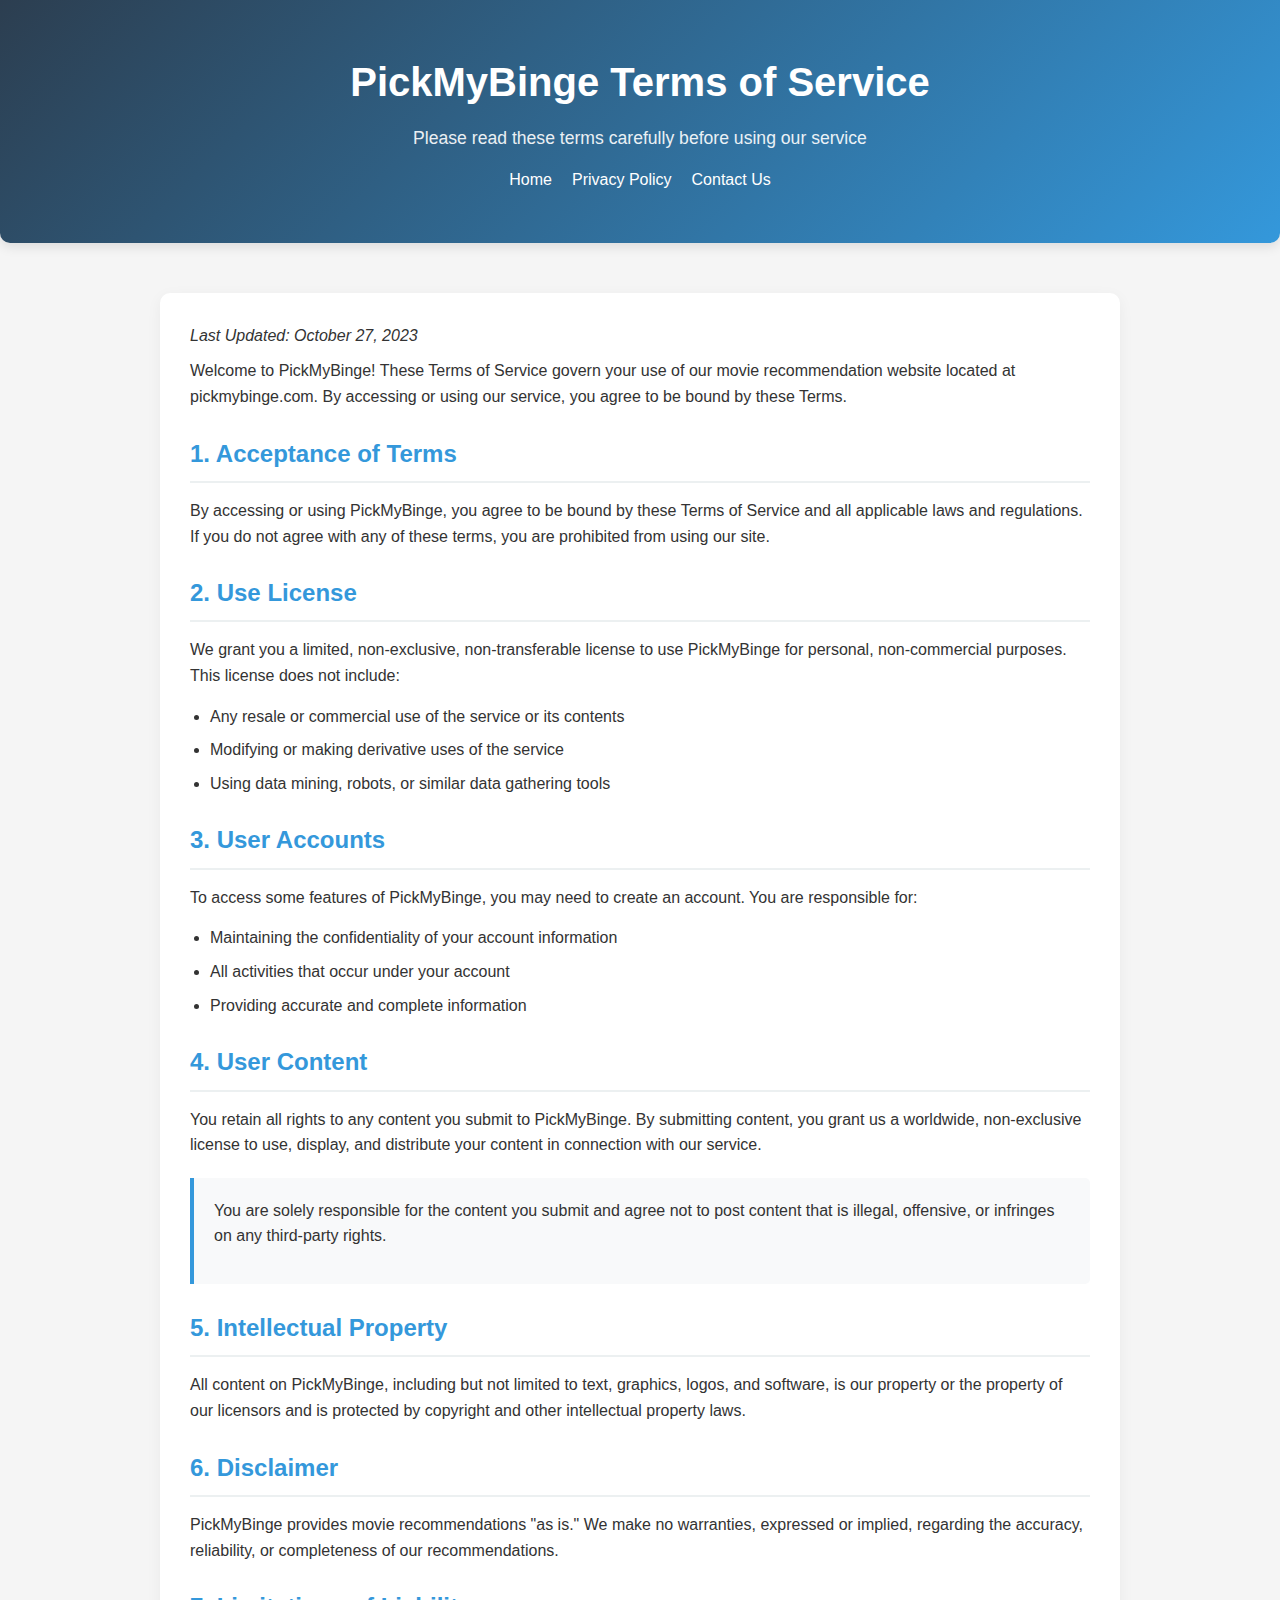
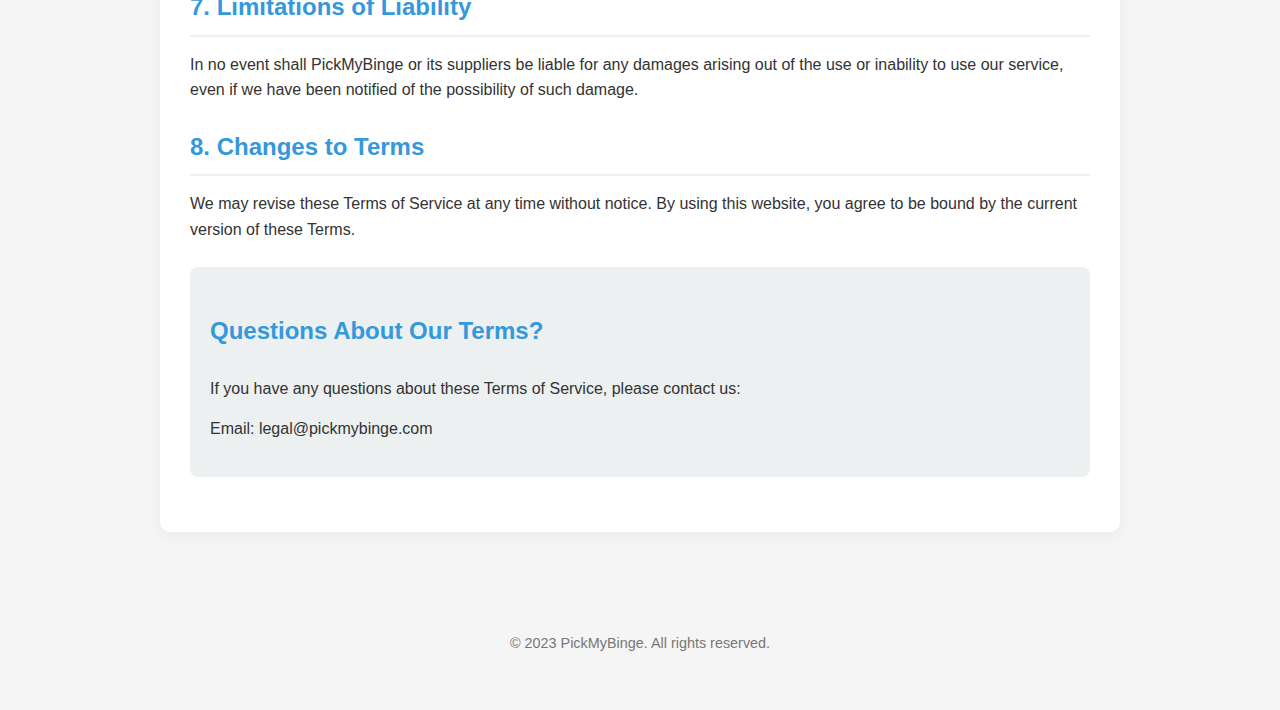
<file: terms and service.html>
<!DOCTYPE html>
<html lang="en">
<head>
    <meta charset="UTF-8">
    <meta name="viewport" content="width=device-width, initial-scale=1.0">
    <title>Terms of Service - PickMyBinge</title>
    <style>
        :root {
            --primary: #3498db;
            --secondary: #2c3e50;
            --accent: #e74c3c;
            --light: #ecf0f1;
            --dark: #2c3e50;
            --text: #333;
            --text-light: #777;
        }
        
        * {
            margin: 0;
            padding: 0;
            box-sizing: border-box;
            font-family: 'Segoe UI', Tahoma, Geneva, Verdana, sans-serif;
        }
        
        body {
            background-color: #f5f5f5;
            color: var(--text);
            line-height: 1.6;
        }
        
        .container {
            max-width: 1000px;
            margin: 0 auto;
            padding: 20px;
        }
        
        header {
            background: linear-gradient(135deg, var(--secondary), var(--primary));
            color: white;
            padding: 30px 0;
            text-align: center;
            margin-bottom: 30px;
            border-radius: 0 0 10px 10px;
            box-shadow: 0 4px 12px rgba(0, 0, 0, 0.1);
        }
        
        header h1 {
            font-size: 2.5rem;
            margin-bottom: 10px;
        }
        
        header p {
            font-size: 1.1rem;
            opacity: 0.9;
        }
        
        .content {
            background: white;
            padding: 30px;
            border-radius: 10px;
            box-shadow: 0 4px 15px rgba(0, 0, 0, 0.05);
        }
        
        h2 {
            color: var(--primary);
            margin: 25px 0 15px;
            padding-bottom: 8px;
            border-bottom: 2px solid var(--light);
        }
        
        h3 {
            color: var(--secondary);
            margin: 20px 0 10px;
        }
        
        p {
            margin-bottom: 15px;
        }
        
        ul, ol {
            margin-left: 20px;
            margin-bottom: 20px;
        }
        
        li {
            margin-bottom: 8px;
        }
        
        .highlight {
            background-color: #f8f9fa;
            padding: 20px;
            border-left: 4px solid var(--primary);
            margin: 20px 0;
            border-radius: 0 5px 5px 0;
        }
        
        .contact-info {
            background-color: var(--light);
            padding: 20px;
            border-radius: 8px;
            margin: 25px 0;
        }
        
        footer {
            text-align: center;
            margin-top: 40px;
            padding: 20px;
            color: var(--text-light);
            font-size: 0.9rem;
        }
        
        .last-updated {
            font-style: italic;
            margin-bottom: 10px;
        }
        
        .nav-links {
            display: flex;
            justify-content: center;
            gap: 20px;
            margin-top: 10px;
        }
        
        .nav-links a {
            color: white;
            text-decoration: none;
            transition: opacity 0.3s;
        }
        
        .nav-links a:hover {
            opacity: 0.8;
            text-decoration: underline;
        }
        
        @media (max-width: 768px) {
            header h1 {
                font-size: 2rem;
            }
            
            .content {
                padding: 20px;
            }
            
            .nav-links {
                flex-direction: column;
                gap: 10px;
            }
        }
    </style>
</head>
<body>
    <header>
        <div class="container">
            <h1>PickMyBinge Terms of Service</h1>
            <p>Please read these terms carefully before using our service</p>
            <div class="nav-links">
                <a href="index.html">Home</a>
                <a href="privacy-policy.html">Privacy Policy</a>
                <a href="contact-us.html">Contact Us</a>
            </div>
        </div>
    </header>
    
    <div class="container">
        <div class="content">
            <div class="last-updated">Last Updated: October 27, 2023</div>
            
            <p>Welcome to PickMyBinge! These Terms of Service govern your use of our movie recommendation website located at pickmybinge.com. By accessing or using our service, you agree to be bound by these Terms.</p>
            
            <h2>1. Acceptance of Terms</h2>
            <p>By accessing or using PickMyBinge, you agree to be bound by these Terms of Service and all applicable laws and regulations. If you do not agree with any of these terms, you are prohibited from using our site.</p>
            
            <h2>2. Use License</h2>
            <p>We grant you a limited, non-exclusive, non-transferable license to use PickMyBinge for personal, non-commercial purposes. This license does not include:</p>
            <ul>
                <li>Any resale or commercial use of the service or its contents</li>
                <li>Modifying or making derivative uses of the service</li>
                <li>Using data mining, robots, or similar data gathering tools</li>
            </ul>
            
            <h2>3. User Accounts</h2>
            <p>To access some features of PickMyBinge, you may need to create an account. You are responsible for:</p>
            <ul>
                <li>Maintaining the confidentiality of your account information</li>
                <li>All activities that occur under your account</li>
                <li>Providing accurate and complete information</li>
            </ul>
            
            <h2>4. User Content</h2>
            <p>You retain all rights to any content you submit to PickMyBinge. By submitting content, you grant us a worldwide, non-exclusive license to use, display, and distribute your content in connection with our service.</p>
            
            <div class="highlight">
                <p>You are solely responsible for the content you submit and agree not to post content that is illegal, offensive, or infringes on any third-party rights.</p>
            </div>
            
            <h2>5. Intellectual Property</h2>
            <p>All content on PickMyBinge, including but not limited to text, graphics, logos, and software, is our property or the property of our licensors and is protected by copyright and other intellectual property laws.</p>
            
            <h2>6. Disclaimer</h2>
            <p>PickMyBinge provides movie recommendations "as is." We make no warranties, expressed or implied, regarding the accuracy, reliability, or completeness of our recommendations.</p>
            
            <h2>7. Limitations of Liability</h2>
            <p>In no event shall PickMyBinge or its suppliers be liable for any damages arising out of the use or inability to use our service, even if we have been notified of the possibility of such damage.</p>
            
            <h2>8. Changes to Terms</h2>
            <p>We may revise these Terms of Service at any time without notice. By using this website, you agree to be bound by the current version of these Terms.</p>
            
            <div class="contact-info">
                <h2>Questions About Our Terms?</h2>
                <p>If you have any questions about these Terms of Service, please contact us:</p>
                <p>Email: legal@pickmybinge.com</p>
            </div>
        </div>
    </div>
    
    <footer>
        <div class="container">
            <p>&copy; 2023 PickMyBinge. All rights reserved.</p>
        </div>
    </footer>
</body>
</html>
</file>
